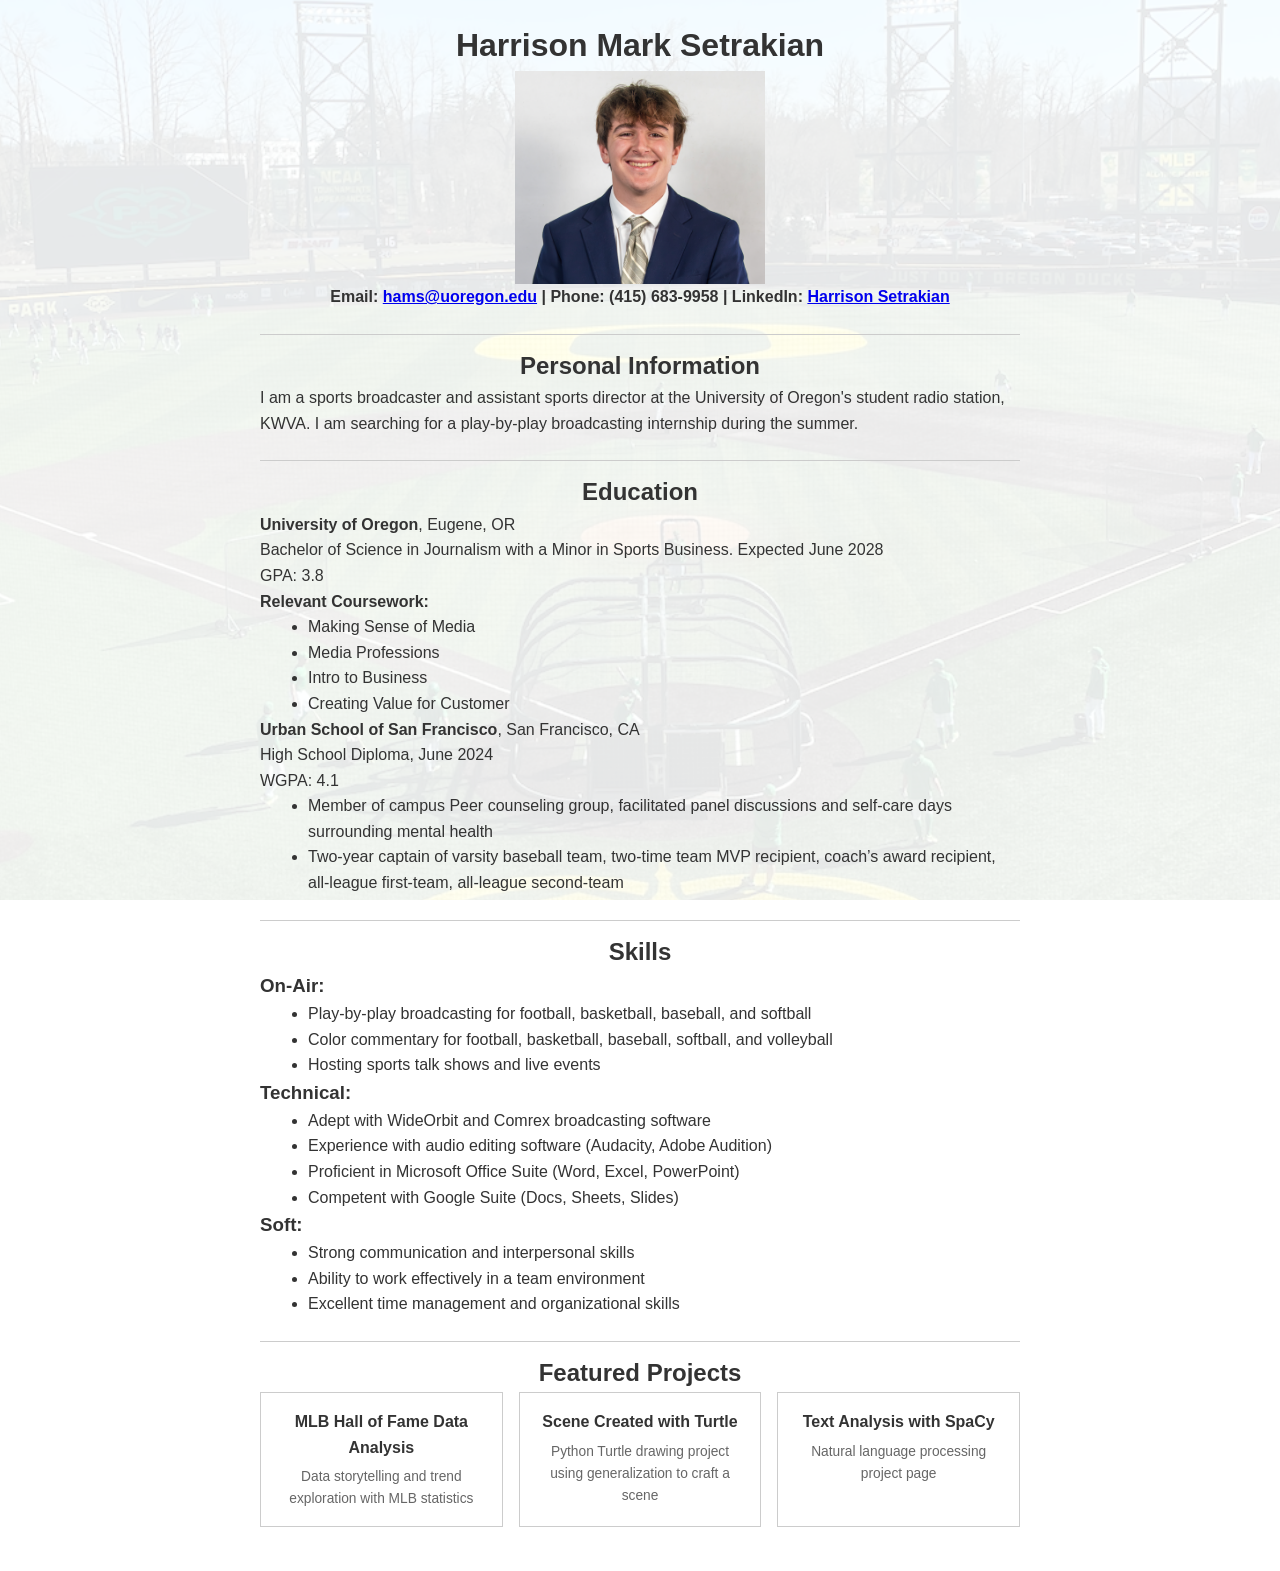
<file: docs/index.html>
<!DOCTYPE html>
<html lang="en">
<head>
    <meta charset="UTF-8">
    <meta name="viewport" content="width=device-width, initial-scale=1.0">
    <title>Document</title>
    <link rel="stylesheet" href="styles.css">
    <style>
        h1 {
            text-align: center;
        }
        h4 {
            text-align: center;
        }

        h2 {
            text-align: center;
        }

        
        img {
            display: block;
            margin: 0 auto;
            width: 250px;
            height: auto;
        }
    </style>
</head>
<body>
<h1> Harrison Mark Setrakian </h1>
<img src="HEADSHOT.jpg" alt="Harrison Mark Setrakian">
<h4> Email: <a href="mailto:hams@uoregon.edu">hams@uoregon.edu</a> | Phone: (415) 683-9958 | LinkedIn: <a href="https://www.linkedin.com/in/harrison-setrakian-239265332/">Harrison Setrakian</a></h4>
<section>
    <h2>Personal Information</h2>
    <p>I am a sports broadcaster and assistant sports director at the University of Oregon's student radio station, KWVA. I am searching for a play-by-play broadcasting internship during the summer.</p>
</section>
<section>
    <h2>Education</h2>
    <p><strong>University of Oregon</strong>, Eugene, OR<br>
        Bachelor of Science in Journalism with a Minor in Sports Business. Expected June 2028<br>
        GPA: 3.8</p>
        <p><strong>Relevant Coursework:</strong></p>
        <ul>
            <li>Making Sense of Media</li>
            <li>Media Professions</li>
            <li>Intro to Business</li>
            <li>Creating Value for Customer</li>
        </ul>
    <p><strong>Urban School of San Francisco</strong>, San Francisco, CA<br>
        High School Diploma, June 2024<br>
        WGPA: 4.1</p>
        <p><ul>
            <li> Member of campus Peer counseling group, facilitated panel discussions and self-care days surrounding mental health</li>
            <li>Two-year captain of varsity baseball team, two-time team MVP recipient, coach’s award recipient, all-league first-team, all-league second-team</li>
        </ul></p>
</section>
<section>
    <h2>Skills</h2>
    <h3>On-Air:</h3>
    <ul>
        <li>Play-by-play broadcasting for football, basketball, baseball, and softball</li>
        <li>Color commentary for football, basketball, baseball, softball, and volleyball</li>
        <li>Hosting sports talk shows and live events</li>
    </ul>
    <h3>Technical:</h3>
    <ul>
        <li>Adept with WideOrbit and Comrex broadcasting software</li>
        <li>Experience with audio editing software (Audacity, Adobe Audition)</li>
        <li>Proficient in Microsoft Office Suite (Word, Excel, PowerPoint)</li>
        <li>Competent with Google Suite (Docs, Sheets, Slides)</li>
    </ul>
    <h3>Soft:</h3>
    <ul>
        <li>Strong communication and interpersonal skills</li>
        <li>Ability to work effectively in a team environment</li>
        <li>Excellent time management and organizational skills</li>
    </ul>
</section>
<section>
    <h2>Featured Projects</h2>
    <div class="featured-projects">
        <a class="project-box" href="Project6.html">
            <span class="project-title">MLB Hall of Fame Data Analysis</span>
            <span class="project-subtext">Data storytelling and trend exploration with MLB statistics</span>
        </a>
        <a class="project-box" href="turtleproject.html">
            <span class="project-title">Scene Created with Turtle</span>
            <span class="project-subtext">Python Turtle drawing project using generalization to craft a scene</span>
        </a>
        <a class="project-box" href="SpaCyProject.html">
            <span class="project-title">Text Analysis with SpaCy</span>
            <span class="project-subtext">Natural language processing project page</span>
        </a>
    </div>
</section>
</body>
</html>
</file>
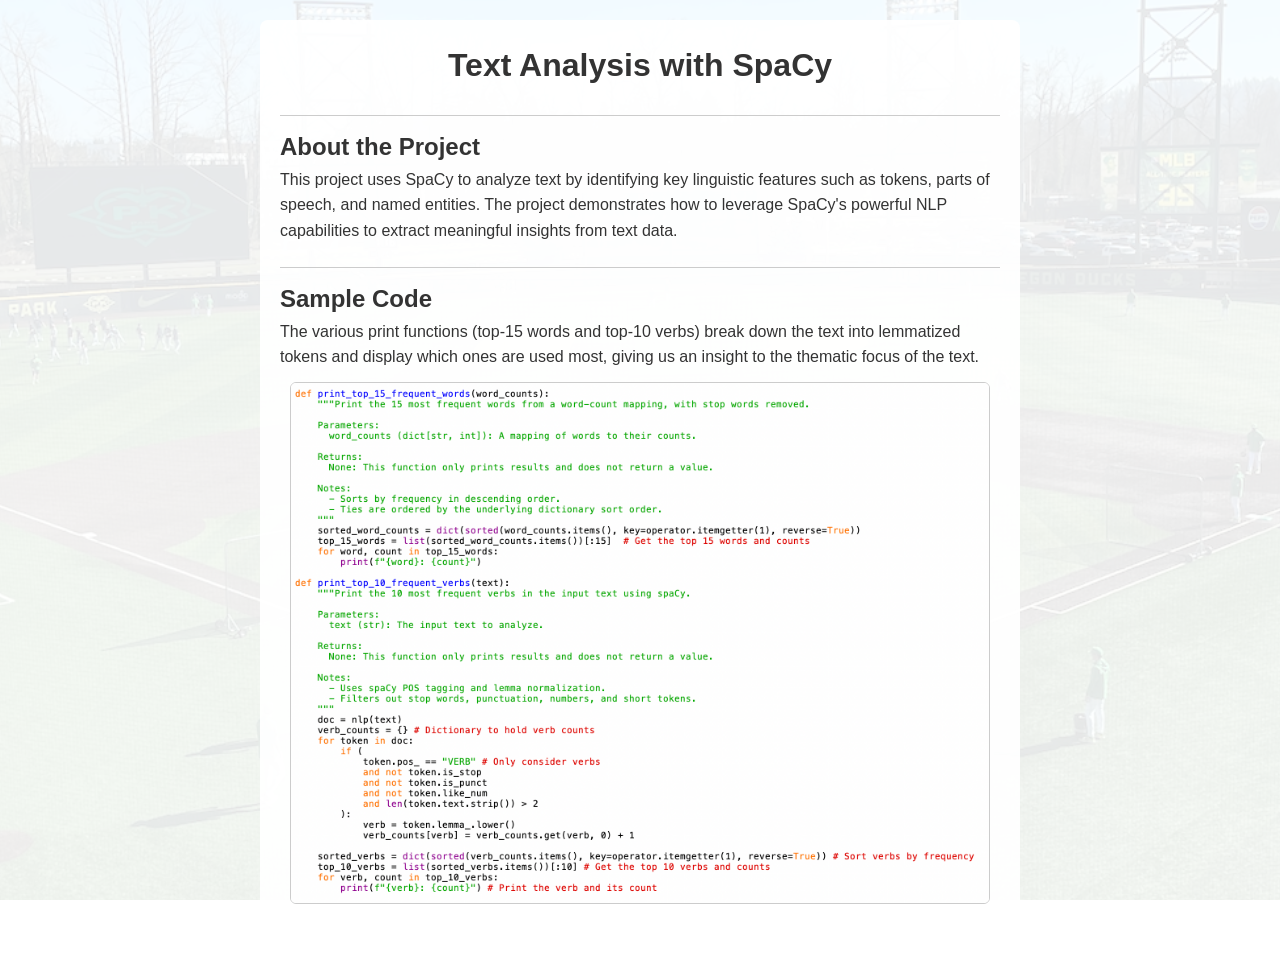
<file: docs/SpaCyProject.html>
<!DOCTYPE html>
<html lang="en">
<head>
    <meta charset="UTF-8">
    <meta name="viewport" content="width=device-width, initial-scale=1.0">
    <title>Text Analysis with SpaCy</title>
    <link rel="stylesheet" href="styles.css">
    <style>
        main {
            background: rgba(255, 255, 255, 0.92);
            padding: 20px;
            border-radius: 8px;
        }

        h1 {
            text-align: center;
            margin-bottom: 16px;
        }

        h2 {
            text-align: left;
        }
    </style>
</head>
<body>
    <main>
        <h1>Text Analysis with SpaCy</h1>

        <section>
            <h2>About the Project</h2>
            <p>
                This project uses SpaCy to analyze text by identifying key linguistic features such as tokens, parts of speech, and named entities.
                The project demonstrates how to leverage SpaCy's powerful NLP capabilities to extract meaningful insights from text data.
            </p>
        </section>

        <section>
            <h2>Sample Code</h2>
            <p>
                The various print functions (top-15 words and top-10 verbs) break down the text into lemmatized tokens and display which ones are used most, giving us an insight to the thematic focus of the text.
            </p>
            <img class="scene-image" src="SpaCySampleCode.jpg" alt="Sample SpaCy code screenshot">
        </section>

    </main>
</body>
</html>
</file>
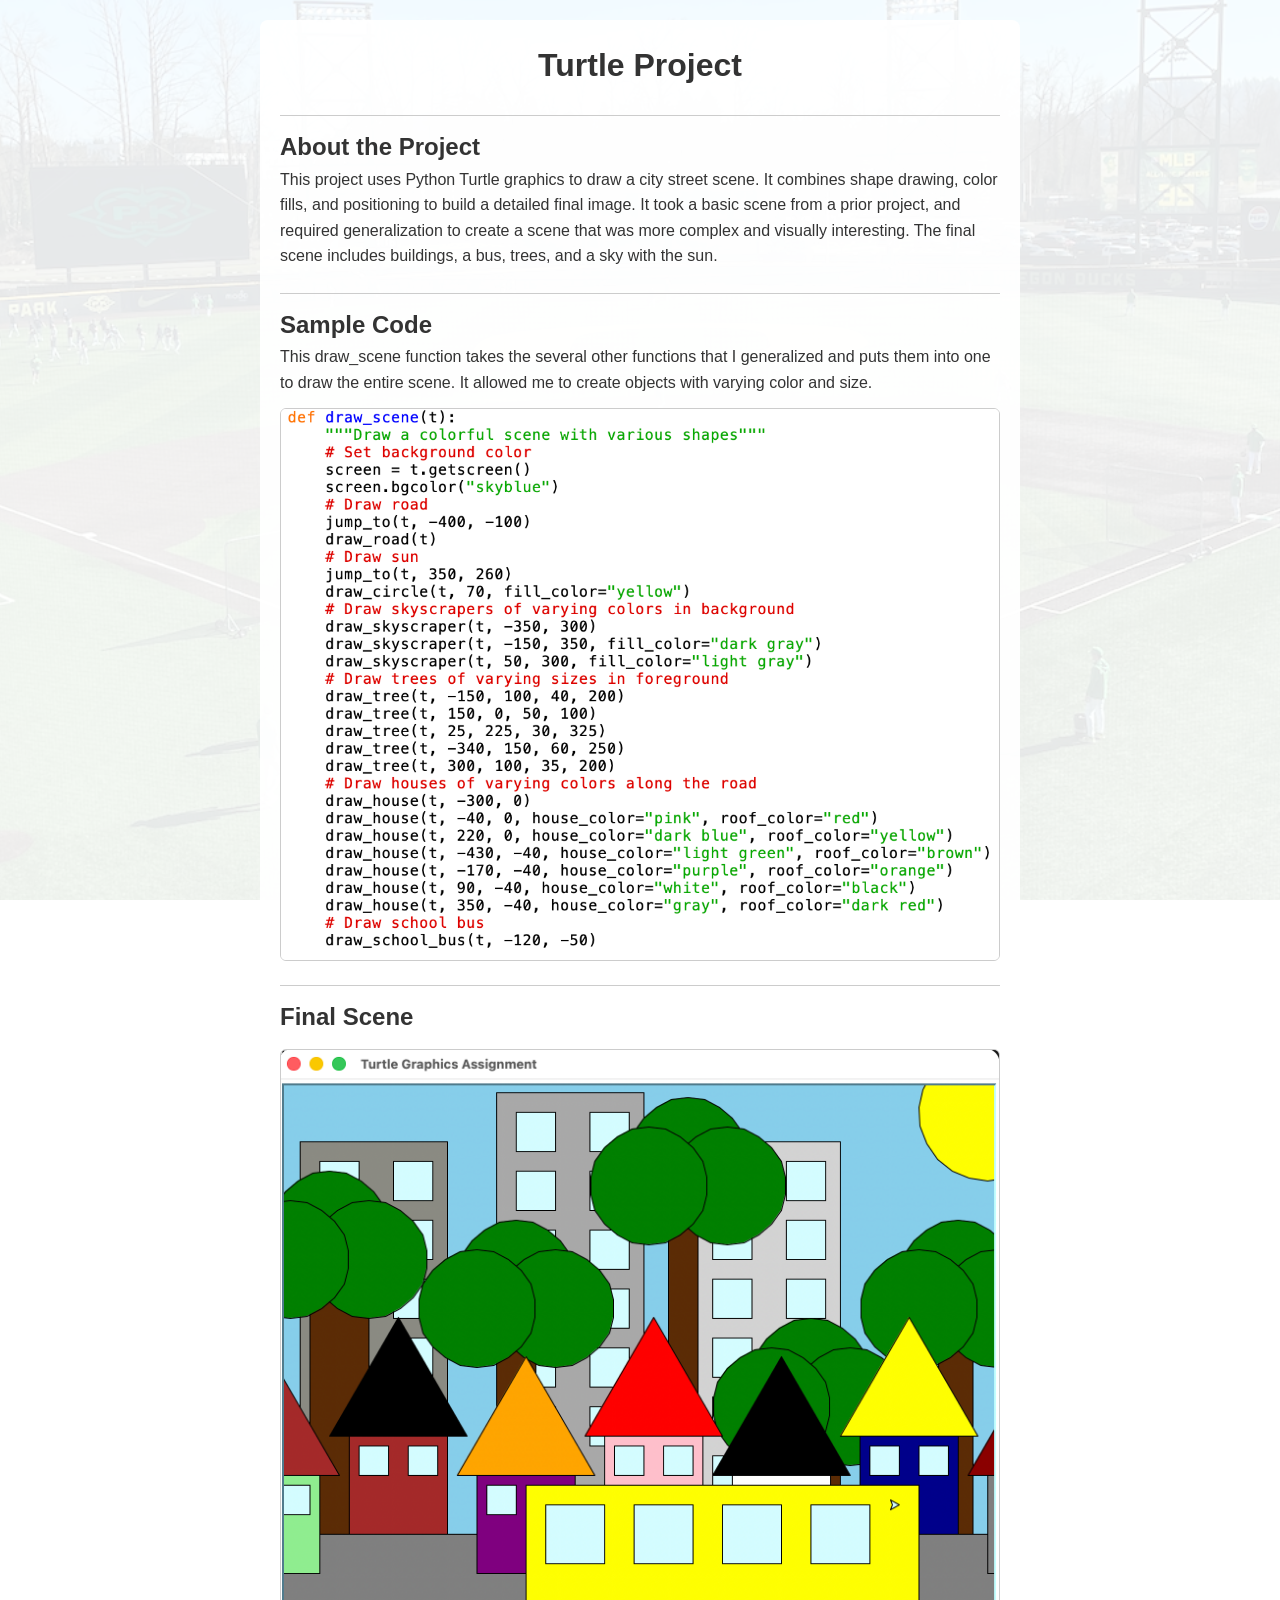
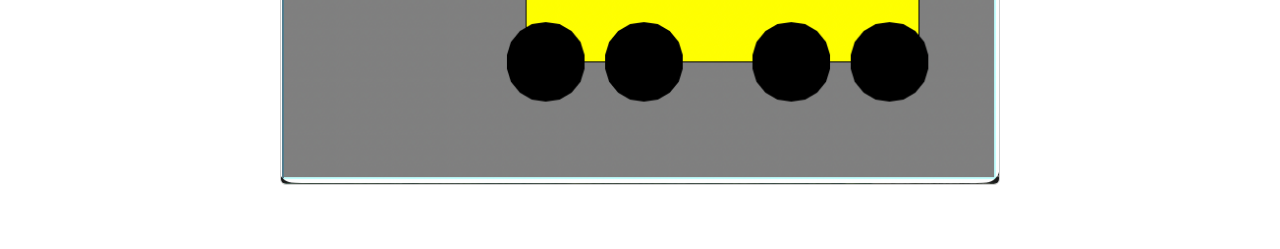
<file: docs/turtleproject.html>
<!DOCTYPE html>
<html lang="en">
<head>
    <meta charset="UTF-8">
    <meta name="viewport" content="width=device-width, initial-scale=1.0">
    <title>Turtle Project</title>
    <link rel="stylesheet" href="styles.css">
    <style>
        main {
            background: rgba(255, 255, 255, 0.92);
            padding: 20px;
            border-radius: 8px;
        }

        h1 {
            text-align: center;
            margin-bottom: 16px;
        }

        h2 {
            text-align: left;
        }

        pre {
            background: #f4f4f4;
            padding: 12px;
            border-radius: 6px;
            overflow-x: auto;
            border: 1px solid #ddd;
        }

        code {
            font-family: Consolas, Monaco, 'Courier New', monospace;
        }

        .scene-image {
            max-width: 100%;
            height: auto;
            margin-top: 12px;
            border: 1px solid #ccc;
            border-radius: 6px;
        }
    </style>
</head>
<body>
    <main>
        <h1>Turtle Project</h1>

        <section>
            <h2>About the Project</h2>
            <p>
                This project uses Python Turtle graphics to draw a city street scene.
                It combines shape drawing, color fills, and positioning to build a detailed final image.
                It took a basic scene from a prior project, and required generalization to create a scene 
                that was more complex and visually interesting. The final scene includes buildings, a bus, trees, and a sky with the sun.
            </p>
        </section>

        <section>
            <h2>Sample Code</h2>
            <p>
                This draw_scene function takes the several other functions that I generalized and puts them into one to draw the entire scene. It allowed me to create objects with varying color and size.
            </p>
            <img class="scene-image" src="TurtleSampleCode.jpg" alt="Sample turtle code screenshot">
        </section>

        <section>
            <h2>Final Scene</h2>
            <img class="scene-image" src="VeryBusyStreet.jpg" alt="Final turtle scene: Very Busy Street">
        </section>
    </main>
</body>
</html>
</file>
<file: docs/styles.css>
/* Harry Setrakian */
/* please make sure you change the name of this file to styles.css */

/* Global Styles */
* {
    margin: 0;
    padding: 0;
    box-sizing: border-box;
}

body {
    font-family: 'Segoe UI', Tahoma, Geneva, Verdana, sans-serif;
    line-height: 1.6;
    color: #333;
    max-width: 800px;
    margin: 0 auto;
    padding: 20px;
    position: relative;
}

/* Background Image with Transparency */
/* need position: fixed; and top: 0; left: 0; */
body:before {
    content: "";
    position: fixed;
    top: 0;
    left: 0;
    width: 100%;
    height: 100%;
    background-image: url('PKPark.jpg');
    background-size: 1500px auto;
    background-repeat: no-repeat;
    background-position: center top;
    opacity: 0.1;
    z-index: -1;
}

section {
    margin: 24px 0;
}

ul { 
    padding-left: 48px;
}

h2 {
    border-top: 1px solid #ccc;
    padding-top: 12px;
    margin-top: 24px;
}

.featured-projects {
    display: flex;
    gap: 16px;
    justify-content: space-between;
    flex-wrap: wrap;
}

.project-box {
    flex: 1;
    min-width: 200px;
    border: 1px solid #ccc;
    background: #fff;
    padding: 16px;
    text-align: center;
    display: block;
    text-decoration: none;
    color: inherit;
}

.project-title {
    display: block;
    font-weight: 600;
}

.project-subtext {
    display: block;
    margin-top: 6px;
    font-size: 0.86rem;
    color: #666;
}

.project-box:hover {
    box-shadow: 0 2px 8px rgba(0, 0, 0, 0.12);
}

.scene-image {
    display: block;
    width: 100%;
    max-width: 700px;
    height: auto;
    margin: 12px auto 0;
    border: 1px solid #ccc;
    border-radius: 6px;
}
</file>
